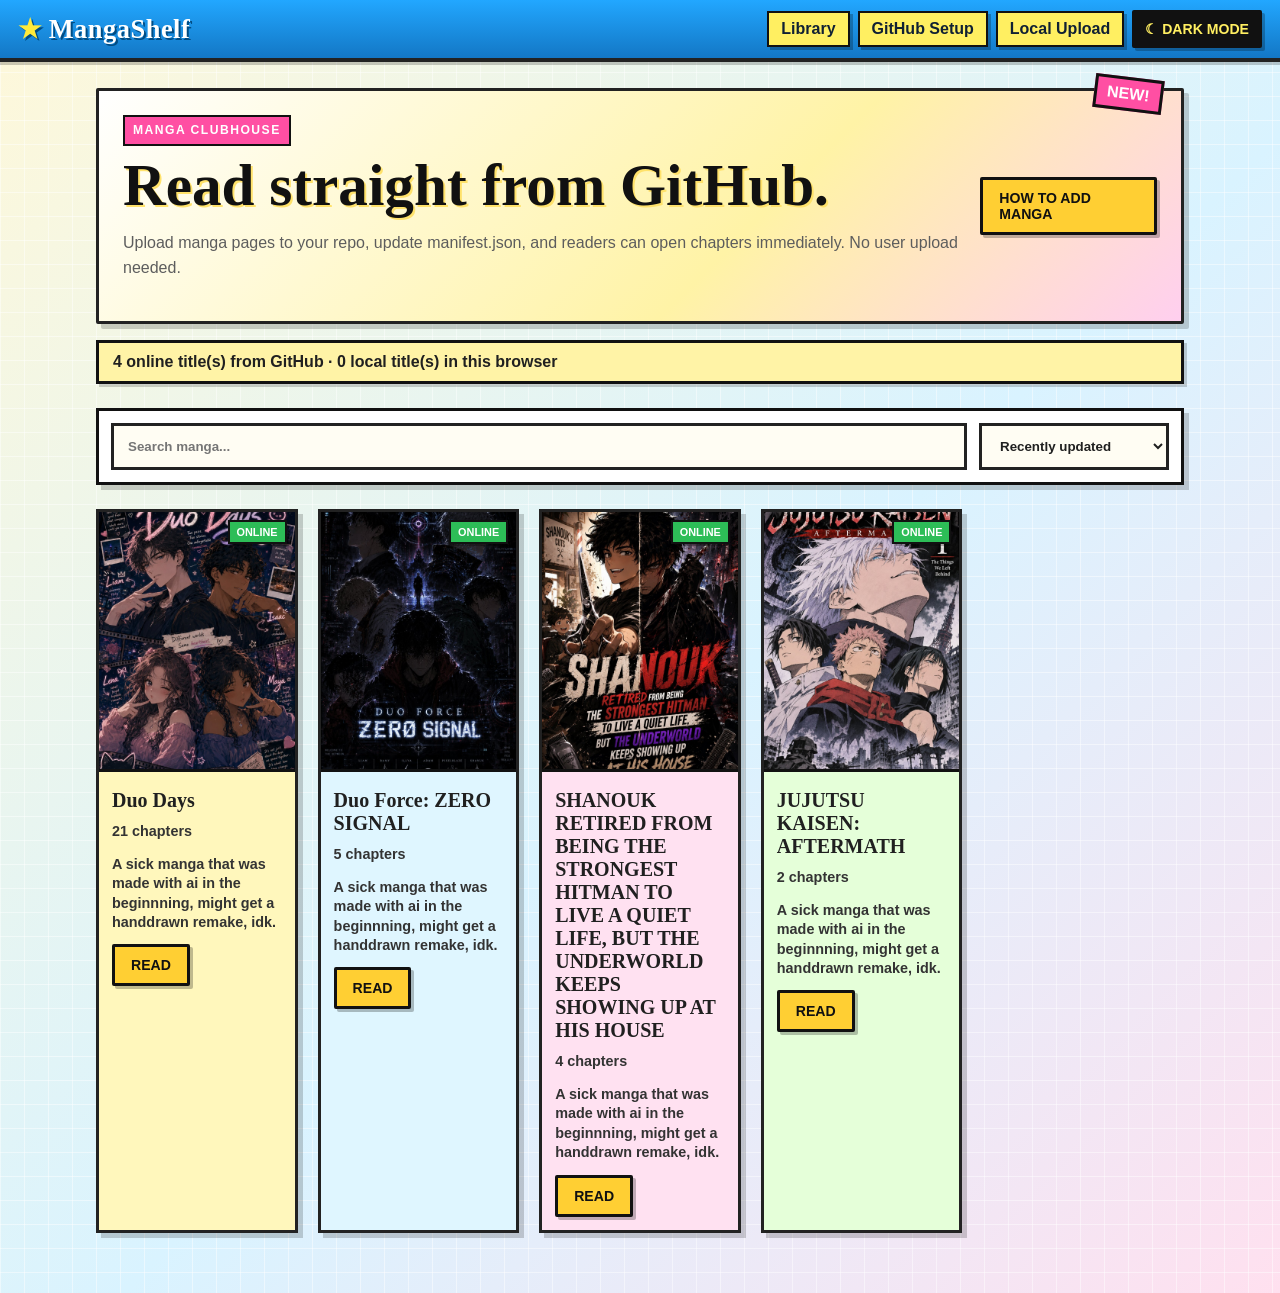
<file: index.html>
<!DOCTYPE html>
<html lang="en">
<head>
  <meta charset="UTF-8" />
  <meta name="viewport" content="width=device-width, initial-scale=1.0" />
  <title>MangaShelf - Library</title>
  <link rel="stylesheet" href="css/styles.css" />
  <script src="js/theme.js"></script>
</head>
<body>
  <header class="topbar">
    <a class="brand" href="index.html">MangaShelf</a>
    <nav>
      <a href="index.html">Library</a>
      <a href="setup.html">GitHub Setup</a>
      <a href="upload.html">Local Upload</a>
    <button class="mini theme-toggle" data-theme-toggle>☾ Dark Mode</button>
    </nav>
  </header>

  <main class="page">
    <section class="hero">
      <div>
        <p class="eyebrow">Manga clubhouse</p>
        <h1>Read straight from GitHub.</h1>
        <p>Upload manga pages to your repo, update manifest.json, and readers can open chapters immediately. No user upload needed.</p>
      </div>
      <a class="button primary" href="setup.html">How To Add Manga</a>
    </section>

    <div id="shelfNotice" class="notice">Loading shelf...</div>

    <section class="toolbar">
      <input id="searchInput" type="search" placeholder="Search manga..." />
      <select id="sortSelect">
        <option value="updated">Recently updated</option>
        <option value="az">A-Z</option>
        <option value="chapters">Most chapters</option>
      </select>
    </section>

    <section id="emptyState" class="empty hidden">
      <h2>Your shelf is empty.</h2>
      <p>No manga found. Add titles to manifest.json or use the local uploader for testing.</p>
      <a class="button" href="upload.html">Open uploader</a>
    </section>

    <section id="mangaGrid" class="grid"></section>
  </main>

  <script src="js/db.js"></script>
  <script src="js/content.js"></script>
  <script src="js/library.js"></script>
</body>
</html>
</file>
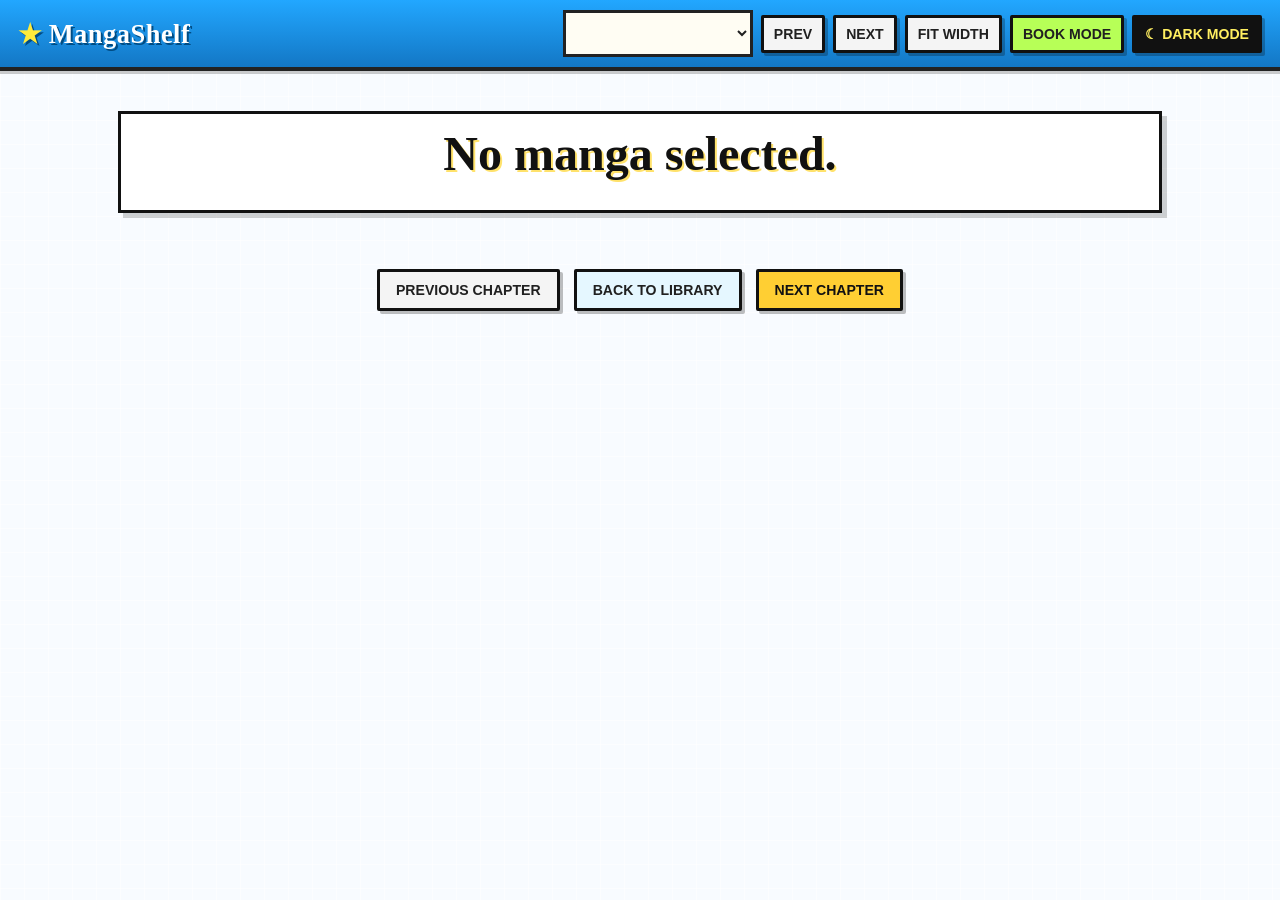
<file: reader.html>
<!DOCTYPE html>
<html lang="en">
<head>
  <meta charset="UTF-8" />
  <meta name="viewport" content="width=device-width, initial-scale=1.0" />
  <title>MangaShelf - Reader</title>
  <link rel="stylesheet" href="css/styles.css" />
  <script src="js/theme.js"></script>
</head>
<body class="reader-body">
  <header class="topbar readerbar">
    <a class="brand" href="index.html">MangaShelf</a>
    <nav>
      <select id="chapterSelect"></select>
      <button id="prevChapter" class="mini">Prev</button>
      <button id="nextChapter" class="mini">Next</button>
      <button id="toggleFit" class="mini">Fit Width</button>
      <button id="toggleReadMode" class="mini accent">Book Mode</button>
      <button class="mini theme-toggle" data-theme-toggle>☾ Dark Mode</button>
    </nav>
  </header>

  <main class="reader-page">
    <section class="reader-title">
      <h1 id="mangaTitle">Loading...</h1>
      <p id="chapterTitle"></p>
    </section>

    <section id="pages" class="pages fit-width"></section>

    <section class="reader-controls-bottom">
      <button id="bottomPrev" class="button">Previous Chapter</button>
      <a class="button ghost" href="index.html">Back to Library</a>
      <button id="bottomNext" class="button primary">Next Chapter</button>
    </section>
  </main>

  <script src="js/db.js"></script>
  <script src="js/content.js"></script>
  <script src="js/reader.js"></script>
</body>
</html>
</file>
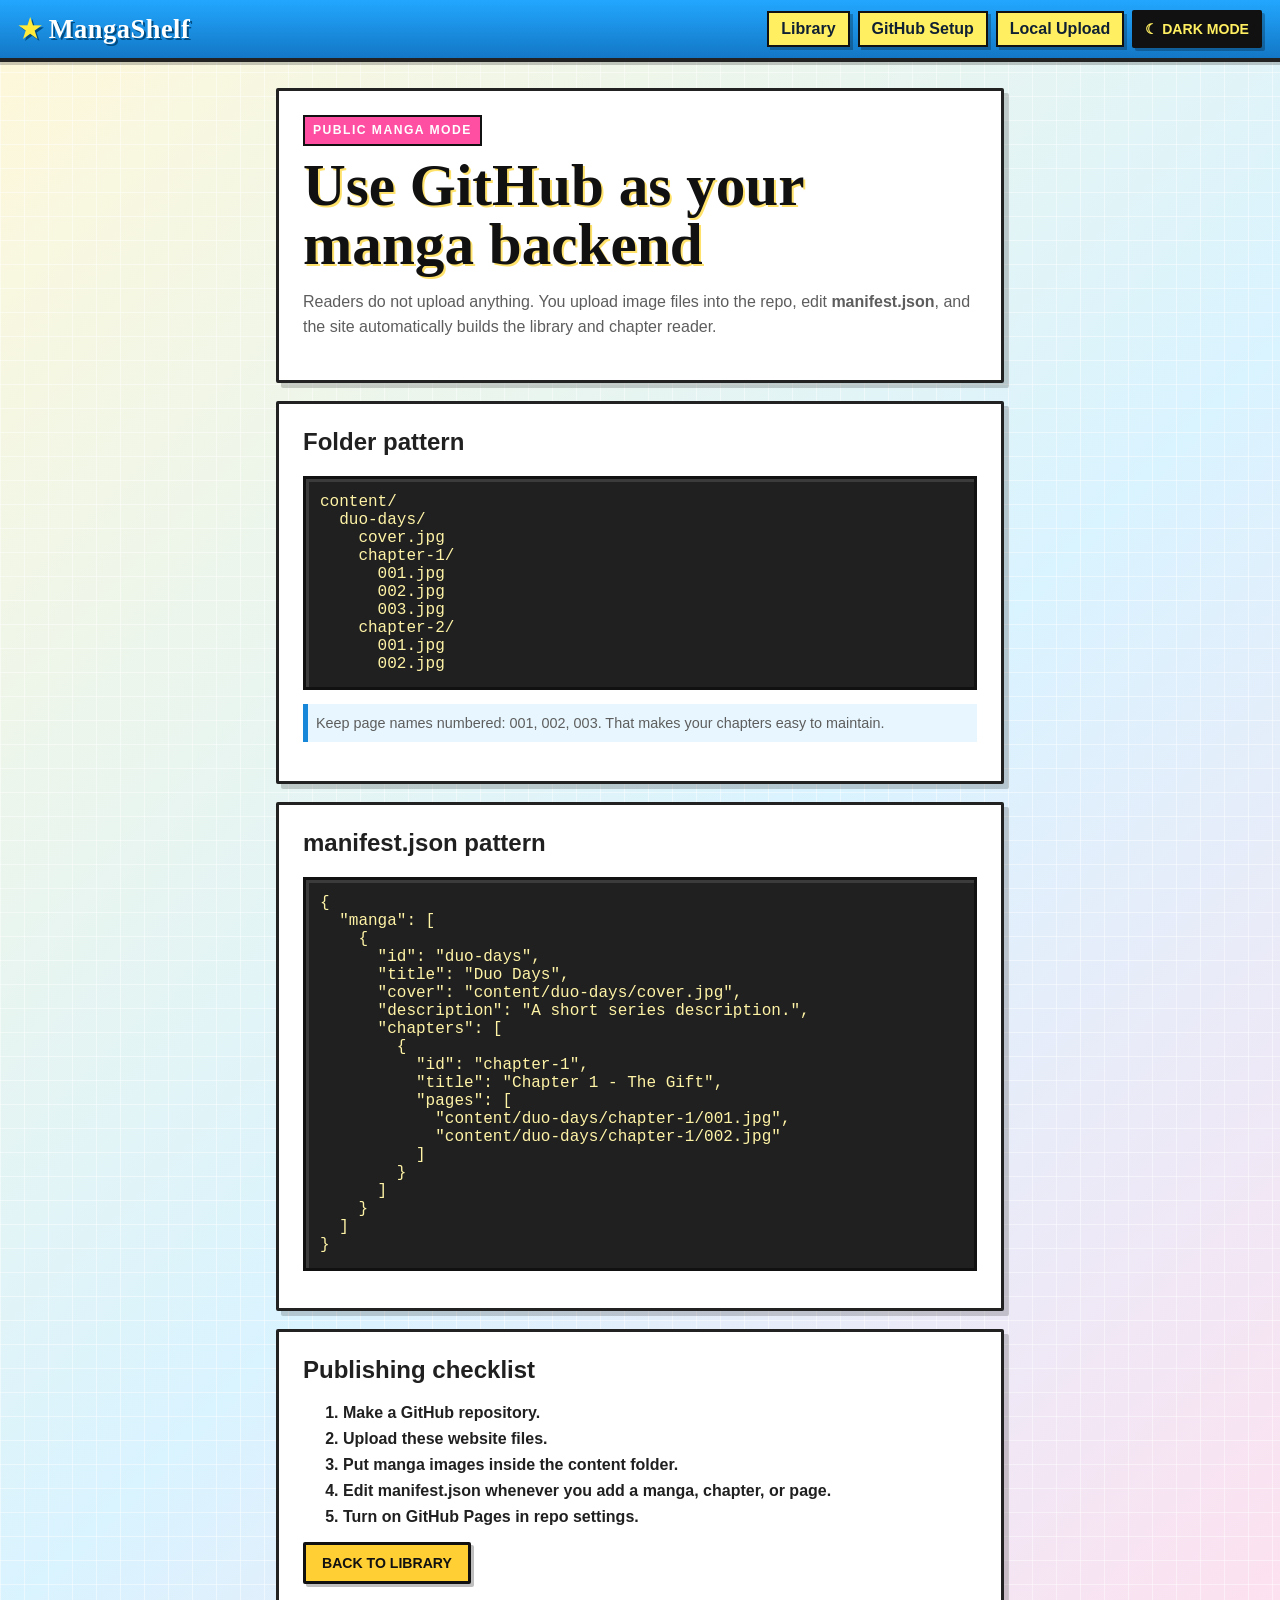
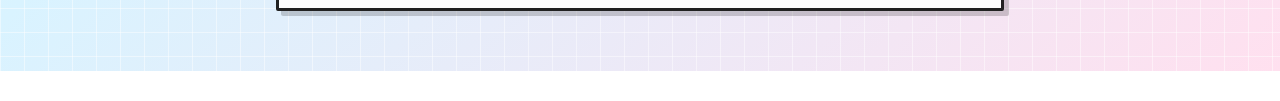
<file: setup.html>
<!DOCTYPE html>
<html lang="en">
<head>
  <meta charset="UTF-8" />
  <meta name="viewport" content="width=device-width, initial-scale=1.0" />
  <title>MangaShelf - GitHub Setup</title>
  <link rel="stylesheet" href="css/styles.css" />
  <script src="js/theme.js"></script>
</head>
<body>
  <header class="topbar">
    <a class="brand" href="index.html">MangaShelf</a>
    <nav>
      <a href="index.html">Library</a>
      <a href="setup.html">GitHub Setup</a>
      <a href="upload.html">Local Upload</a>
    <button class="mini theme-toggle" data-theme-toggle>☾ Dark Mode</button>
    </nav>
  </header>

  <main class="page narrow">
    <section class="panel">
      <p class="eyebrow">Public manga mode</p>
      <h1>Use GitHub as your manga backend</h1>
      <p class="muted">Readers do not upload anything. You upload image files into the repo, edit <strong>manifest.json</strong>, and the site automatically builds the library and chapter reader.</p>
    </section>

    <section class="panel step-box">
      <h2>Folder pattern</h2>
      <pre><code>content/
  duo-days/
    cover.jpg
    chapter-1/
      001.jpg
      002.jpg
      003.jpg
    chapter-2/
      001.jpg
      002.jpg</code></pre>
      <p class="hint">Keep page names numbered: 001, 002, 003. That makes your chapters easy to maintain.</p>
    </section>

    <section class="panel step-box">
      <h2>manifest.json pattern</h2>
      <pre><code>{
  "manga": [
    {
      "id": "duo-days",
      "title": "Duo Days",
      "cover": "content/duo-days/cover.jpg",
      "description": "A short series description.",
      "chapters": [
        {
          "id": "chapter-1",
          "title": "Chapter 1 - The Gift",
          "pages": [
            "content/duo-days/chapter-1/001.jpg",
            "content/duo-days/chapter-1/002.jpg"
          ]
        }
      ]
    }
  ]
}</code></pre>
    </section>

    <section class="panel step-box">
      <h2>Publishing checklist</h2>
      <ol class="checklist">
        <li>Make a GitHub repository.</li>
        <li>Upload these website files.</li>
        <li>Put manga images inside the <strong>content</strong> folder.</li>
        <li>Edit <strong>manifest.json</strong> whenever you add a manga, chapter, or page.</li>
        <li>Turn on GitHub Pages in repo settings.</li>
      </ol>
      <a class="button primary" href="index.html">Back to Library</a>
    </section>
  </main>
</body>
</html>
</file>
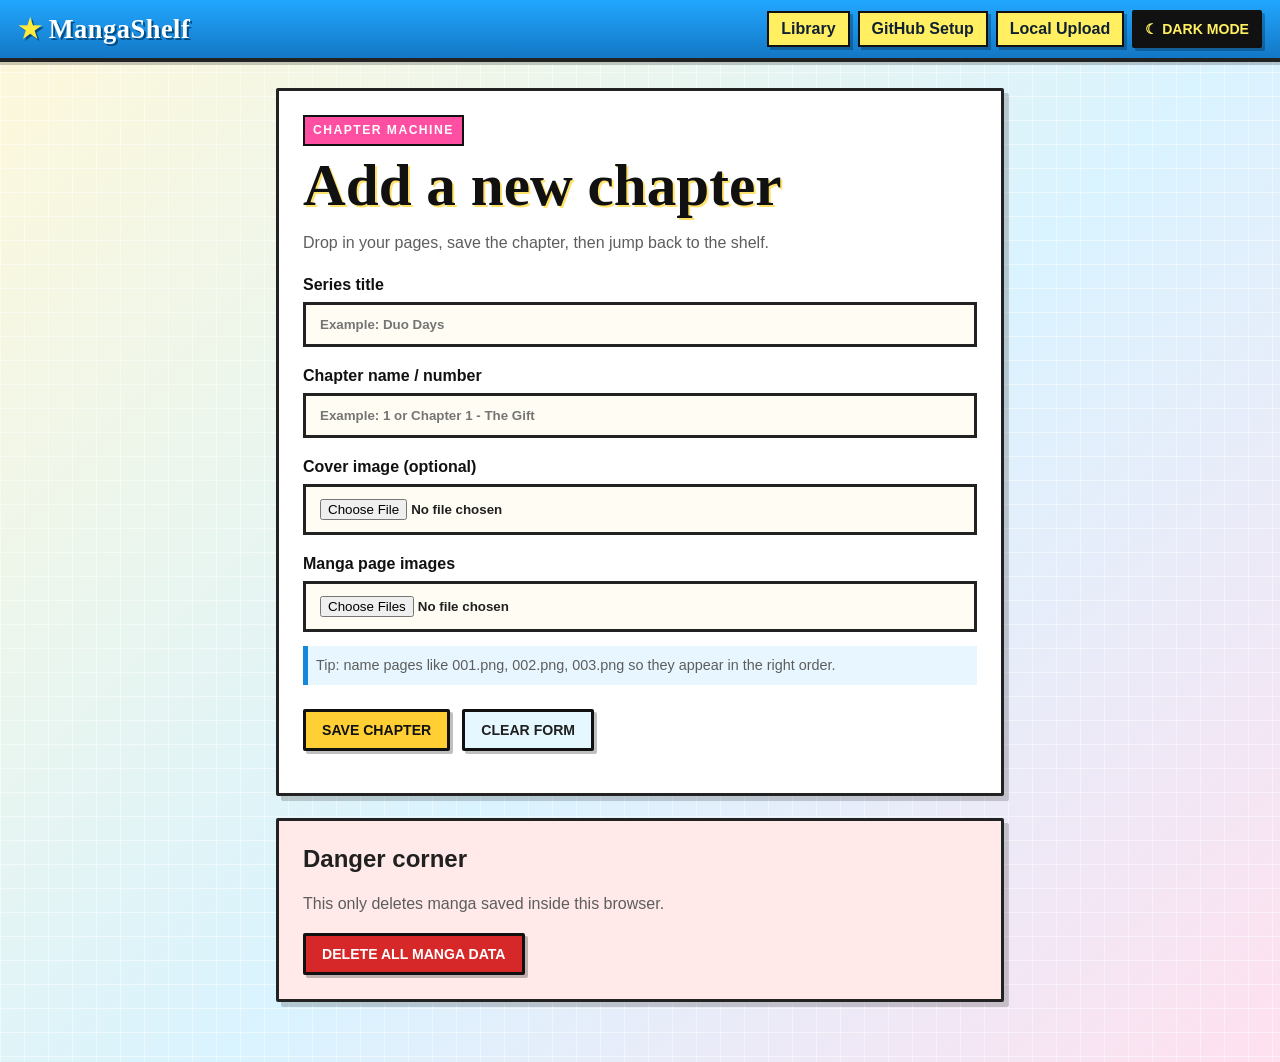
<file: upload.html>
<!DOCTYPE html>
<html lang="en">
<head>
  <meta charset="UTF-8" />
  <meta name="viewport" content="width=device-width, initial-scale=1.0" />
  <title>MangaShelf - Upload</title>
  <link rel="stylesheet" href="css/styles.css" />
  <script src="js/theme.js"></script>
</head>
<body>
  <header class="topbar">
    <a class="brand" href="index.html">MangaShelf</a>
    <nav>
      <a href="index.html">Library</a>
      <a href="setup.html">GitHub Setup</a>
      <a href="upload.html">Local Upload</a>
    <button class="mini theme-toggle" data-theme-toggle>☾ Dark Mode</button>
    </nav>
  </header>

  <main class="page narrow">
    <section class="panel">
      <p class="eyebrow">Chapter machine</p>
      <h1>Add a new chapter</h1>
      <p class="muted">Drop in your pages, save the chapter, then jump back to the shelf.</p>

      <label>Series title</label>
      <input id="mangaTitle" placeholder="Example: Duo Days" />

      <label>Chapter name / number</label>
      <input id="chapterName" placeholder="Example: 1 or Chapter 1 - The Gift" />

      <label>Cover image (optional)</label>
      <input id="coverInput" type="file" accept="image/*" />

      <label>Manga page images</label>
      <input id="pageInput" type="file" accept="image/*" multiple />
      <p class="hint">Tip: name pages like 001.png, 002.png, 003.png so they appear in the right order.</p>

      <div class="actions">
        <button id="uploadBtn" class="button primary">Save Chapter</button>
        <button id="clearFormBtn" class="button ghost">Clear Form</button>
      </div>

      <div id="status" class="status"></div>
    </section>

    <section class="panel danger-zone">
      <h2>Danger corner</h2>
      <p class="muted">This only deletes manga saved inside this browser.</p>
      <button id="wipeBtn" class="button danger">Delete All Manga Data</button>
    </section>
  </main>

  <script src="js/db.js"></script>
  <script src="js/upload.js"></script>
</body>
</html>
</file>
<file: css/styles.css>
:root {
  --bg: #fff8d9;
  --paper: #ffffff;
  --paper-2: #fff3a6;
  --text: #202020;
  --muted: #5d5d5d;
  --line: #222222;
  --blue: #1687d9;
  --blue-dark: #075f9c;
  --pink: #ff4fa3;
  --orange: #ff9d00;
  --green: #2dbd57;
  --danger: #d62828;
  --shadow: 5px 5px 0 rgba(0,0,0,.18);
}

* { box-sizing: border-box; }
body {
  margin: 0;
  font-family: Verdana, Geneva, Tahoma, Arial, sans-serif;
  background:
    linear-gradient(90deg, rgba(255,255,255,.45) 1px, transparent 1px),
    linear-gradient(rgba(255,255,255,.45) 1px, transparent 1px),
    linear-gradient(135deg, #fff8d9 0%, #d9f3ff 55%, #ffe0ef 100%);
  background-size: 24px 24px, 24px 24px, auto;
  color: var(--text);
}

a { color: inherit; text-decoration: none; }
.topbar {
  position: sticky;
  top: 0;
  z-index: 20;
  display: flex;
  justify-content: space-between;
  align-items: center;
  padding: 10px 18px;
  background: linear-gradient(#22a7ff, #1377c5);
  border-bottom: 4px solid var(--line);
  box-shadow: 0 3px 0 rgba(0,0,0,.2);
}
.brand {
  font-family: Georgia, "Times New Roman", serif;
  font-size: 1.65rem;
  font-weight: 900;
  color: #fff;
  text-shadow: 2px 2px 0 #004c83;
  letter-spacing: .02em;
}
.brand::before { content: "★ "; color: #ffeb3b; }
nav { display: flex; gap: 8px; align-items: center; }
nav a {
  color: #102033;
  background: #ffef61;
  border: 2px solid #111;
  padding: 7px 12px;
  font-weight: 900;
  box-shadow: 3px 3px 0 rgba(0,0,0,.25);
}
nav a:hover { background: #ff7ab8; color: #fff; }

.page { max-width: 1120px; margin: 0 auto; padding: 26px 16px 60px; }
.narrow { max-width: 760px; }
.hero, .panel {
  background: var(--paper);
  border: 3px solid var(--line);
  border-radius: 2px;
  padding: 24px;
  box-shadow: var(--shadow);
}
.hero {
  display: flex;
  align-items: center;
  justify-content: space-between;
  gap: 20px;
  background: linear-gradient(135deg, #ffffff 0%, #fff3a6 60%, #ffcfef 100%);
  position: relative;
}
.hero::after {
  content: "NEW!";
  position: absolute;
  right: 18px;
  top: -14px;
  background: #ff4fa3;
  color: #fff;
  border: 3px solid #111;
  padding: 5px 10px;
  font-weight: 900;
  transform: rotate(7deg);
}
h1 {
  margin: 0 0 10px;
  font-family: Georgia, "Times New Roman", serif;
  font-size: clamp(2rem, 5vw, 3.7rem);
  line-height: 1;
  color: #111;
  text-shadow: 2px 2px 0 #ffe26b;
}
h2 { margin-top: 0; }
p { color: var(--muted); line-height: 1.55; }
.eyebrow {
  display: inline-block;
  color: #fff;
  background: var(--pink);
  border: 2px solid #111;
  text-transform: uppercase;
  font-size: .76rem;
  font-weight: 900;
  letter-spacing: .12em;
  padding: 4px 8px;
  margin: 0 0 10px;
}
.muted, .hint { color: var(--muted); }
.hint { font-size: .9rem; background: #e8f7ff; border-left: 5px solid var(--blue); padding: 8px; }

.button, button {
  border: 3px solid #111;
  border-radius: 2px;
  padding: 10px 16px;
  background: #f4f4f4;
  color: var(--text);
  font-weight: 900;
  cursor: pointer;
  display: inline-flex;
  align-items: center;
  justify-content: center;
  box-shadow: 3px 3px 0 rgba(0,0,0,.25);
  text-transform: uppercase;
  font-size: .88rem;
}
.button:hover, button:hover { transform: translate(-1px, -1px); box-shadow: 4px 4px 0 rgba(0,0,0,.25); }
.button.primary { background: #ffcf33; color: #111; }
.button.primary:hover { background: #ff9d00; }
.button.ghost { background: #e5f7ff; }
.button.danger { background: var(--danger); color: #fff; }
.button:disabled, button:disabled { opacity: .5; cursor: not-allowed; transform: none; }
.mini { padding: 8px 10px; border-radius: 2px; }

.toolbar {
  display: flex;
  gap: 12px;
  margin: 24px 0;
  background: #ffffff;
  border: 3px solid #111;
  padding: 12px;
  box-shadow: var(--shadow);
}
input, select {
  width: 100%;
  background: #fffdf3;
  border: 3px solid var(--line);
  color: var(--text);
  border-radius: 0;
  padding: 12px 14px;
  outline: none;
  font-family: Verdana, Geneva, Tahoma, Arial, sans-serif;
  font-weight: 700;
}
input:focus, select:focus { background: #e8f7ff; border-color: var(--blue); }
select { width: auto; min-width: 190px; }
label { display: block; margin: 20px 0 8px; font-weight: 900; color: #111; }
.actions { display: flex; gap: 12px; margin-top: 24px; flex-wrap: wrap; }
.status { margin-top: 18px; color: var(--green); font-weight: 900; background: #fffdf3; }

.grid {
  display: grid;
  grid-template-columns: repeat(auto-fill, minmax(190px, 1fr));
  gap: 20px;
}
.card {
  background: #fff;
  border: 3px solid var(--line);
  border-radius: 0;
  overflow: hidden;
  box-shadow: var(--shadow);
  transition: transform .12s ease, background .12s ease;
}
.card:nth-child(4n+1) { background: #fff7bc; }
.card:nth-child(4n+2) { background: #dff6ff; }
.card:nth-child(4n+3) { background: #ffe1f1; }
.card:nth-child(4n+4) { background: #e5ffd9; }
.card:hover { transform: rotate(-1deg) translateY(-3px); background: #fff; }
.cover {
  width: 100%;
  aspect-ratio: 3 / 4;
  object-fit: cover;
  background:
    repeating-linear-gradient(45deg, #fff, #fff 10px, #e9e9e9 10px, #e9e9e9 20px);
  border-bottom: 3px solid #111;
}
.card-content { padding: 13px; }
.card h3 {
  margin: 0 0 8px;
  font-family: Georgia, "Times New Roman", serif;
  font-size: 1.25rem;
}
.card p { margin: 0 0 12px; font-size: .9rem; color: #333; font-weight: 700; }
.empty {
  text-align: center;
  padding: 50px 20px;
  background: #fff;
  border: 3px dashed #111;
  box-shadow: var(--shadow);
}
.hidden { display: none !important; }
.danger-zone { margin-top: 22px; background: #ffe9e9; }

.reader-body {
  background:
    linear-gradient(90deg, rgba(255,255,255,.55) 1px, transparent 1px),
    linear-gradient(rgba(255,255,255,.55) 1px, transparent 1px),
    #f8fbff;
  background-size: 24px 24px;
}
.readerbar nav { flex-wrap: wrap; justify-content: flex-end; }
.reader-page { max-width: 1080px; margin: 0 auto; padding: 18px; }
.reader-title {
  text-align: center;
  margin: 22px 0;
  background: #fff;
  border: 3px solid #111;
  box-shadow: var(--shadow);
  padding: 16px;
}
.reader-title h1 { font-size: clamp(1.8rem, 4vw, 3rem); }
.pages { display: flex; flex-direction: column; align-items: center; gap: 14px; }
.pages img {
  display: block;
  background: #fff;
  border: 3px solid #111;
  border-radius: 0;
  box-shadow: 5px 5px 0 rgba(0,0,0,.2);
}
.pages.fit-width img { width: min(100%, 980px); height: auto; }
.pages.original img { max-width: none; }
.reader-controls-bottom {
  display: flex;
  justify-content: center;
  gap: 14px;
  margin: 34px 0 60px;
  flex-wrap: wrap;
}

@media (max-width: 720px) {
  .hero { align-items: flex-start; flex-direction: column; }
  .hero::after { right: 10px; }
  .toolbar { flex-direction: column; }
  select { width: 100%; }
  .topbar { align-items: flex-start; gap: 12px; flex-direction: column; }
  .readerbar nav { width: 100%; }
}

.notice {
  margin: 16px 0;
  padding: 10px 14px;
  background: #fff3a6;
  border: 3px solid #111;
  box-shadow: 3px 3px 0 rgba(0,0,0,.18);
  font-weight: 900;
}
.card { position: relative; overflow: hidden; }
.source-tag {
  position: absolute;
  top: 8px;
  right: 8px;
  z-index: 2;
  border: 2px solid #111;
  padding: 4px 7px;
  font-size: .68rem;
  font-weight: 900;
  box-shadow: 2px 2px 0 rgba(0,0,0,.25);
}
.source-tag.online { background: #2dbd57; color: #fff; }
.source-tag.local { background: #ff9d00; color: #111; }
.tiny-desc {
  font-size: .8rem;
  line-height: 1.35;
  color: #444;
}
pre {
  overflow: auto;
  background: #202020;
  color: #fff3a6;
  border: 3px solid #111;
  padding: 14px;
  box-shadow: inset 3px 3px 0 rgba(255,255,255,.12);
}
code { font-family: Consolas, Monaco, monospace; }
.step-box { margin-top: 18px; }
.checklist li { margin: 8px 0; font-weight: 700; }

/* --- Reader modes + 2015-style theme switcher --- */
.theme-toggle {
  background: #111;
  color: #ffef61;
  min-width: 122px;
}
.theme-toggle:hover { background: #ff4fa3; color: #fff; }
.mini.accent { background: #b7ff57; }

.book-pages {
  min-height: 72vh;
  justify-content: center;
}
.book-shell {
  width: min(100%, 1120px);
  background: #fff3a6;
  border: 3px solid #111;
  box-shadow: 6px 6px 0 rgba(0,0,0,.22);
  padding: 12px;
}
.spread-toolbar {
  display: flex;
  align-items: center;
  justify-content: space-between;
  gap: 12px;
  margin-bottom: 12px;
  background: #fff;
  border: 3px solid #111;
  padding: 8px;
  color: #111;
}
.spread {
  display: grid;
  grid-template-columns: repeat(2, minmax(0, 1fr));
  gap: 10px;
  align-items: center;
  background:
    linear-gradient(90deg, rgba(0,0,0,.12) 0 2px, transparent 2px 50%, rgba(0,0,0,.12) 50% calc(50% + 2px), transparent calc(50% + 2px)),
    #ececec;
  border: 3px solid #111;
  padding: 12px;
}
.page-slot {
  min-height: 200px;
  display: flex;
  align-items: center;
  justify-content: center;
  background: #fdfdfd;
  border: 2px solid #111;
}
.book-pages .page-slot img {
  width: 100%;
  max-height: 78vh;
  object-fit: contain;
  border: 0;
  box-shadow: none;
}
.book-pages.original .page-slot img {
  width: auto;
  max-width: 100%;
}

[data-theme="dark"] {
  --bg: #151923;
  --paper: #242b39;
  --paper-2: #31394b;
  --text: #f4f6ff;
  --muted: #c1c7d7;
  --line: #05070c;
  --blue: #5eb7ff;
  --blue-dark: #0e426b;
  --pink: #ff6eb6;
  --orange: #ffb13d;
  --green: #75df83;
  --danger: #ff6060;
  --shadow: 5px 5px 0 rgba(0,0,0,.45);
}

[data-theme="dark"] body {
  background:
    linear-gradient(90deg, rgba(255,255,255,.045) 1px, transparent 1px),
    linear-gradient(rgba(255,255,255,.045) 1px, transparent 1px),
    linear-gradient(135deg, #111620 0%, #17304a 55%, #351b31 100%);
  background-size: 24px 24px, 24px 24px, auto;
  color: var(--text);
}
[data-theme="dark"] .reader-body {
  background:
    linear-gradient(90deg, rgba(255,255,255,.045) 1px, transparent 1px),
    linear-gradient(rgba(255,255,255,.045) 1px, transparent 1px),
    #131926;
  background-size: 24px 24px;
}
[data-theme="dark"] .topbar {
  background: linear-gradient(#165786, #102c4a);
  border-bottom-color: #000;
}
[data-theme="dark"] .brand { color: #fff7a8; text-shadow: 2px 2px 0 #000; }
[data-theme="dark"] nav a,
[data-theme="dark"] .button,
[data-theme="dark"] button {
  border-color: #05070c;
  color: #f4f6ff;
  background: #30384a;
  box-shadow: 3px 3px 0 rgba(0,0,0,.5);
}
[data-theme="dark"] nav a { background: #fff06a; color: #111; }
[data-theme="dark"] nav a:hover { background: #ff6eb6; color: #fff; }
[data-theme="dark"] .button.primary { background: #ffb13d; color: #101010; }
[data-theme="dark"] .button.ghost { background: #203d58; color: #e7f6ff; }
[data-theme="dark"] .mini.accent { background: #41682a; color: #f2ffe9; }
[data-theme="dark"] .theme-toggle { background: #fff06a; color: #111; }
[data-theme="dark"] .hero,
[data-theme="dark"] .panel,
[data-theme="dark"] .toolbar,
[data-theme="dark"] .reader-title,
[data-theme="dark"] .empty {
  background: #242b39;
  border-color: #05070c;
  color: var(--text);
}
[data-theme="dark"] .hero {
  background: linear-gradient(135deg, #242b39 0%, #314660 60%, #4c2945 100%);
}
[data-theme="dark"] h1,
[data-theme="dark"] h2,
[data-theme="dark"] label,
[data-theme="dark"] .card h3 { color: #fff7a8; text-shadow: 2px 2px 0 #000; }
[data-theme="dark"] p,
[data-theme="dark"] .muted,
[data-theme="dark"] .hint { color: var(--muted); }
[data-theme="dark"] .hint { background: #18283b; border-left-color: #5eb7ff; }
[data-theme="dark"] input,
[data-theme="dark"] select {
  background: #151923;
  color: #f4f6ff;
  border-color: #05070c;
}
[data-theme="dark"] input:focus,
[data-theme="dark"] select:focus { background: #1f3045; border-color: #5eb7ff; }
[data-theme="dark"] .card,
[data-theme="dark"] .card:nth-child(4n+1),
[data-theme="dark"] .card:nth-child(4n+2),
[data-theme="dark"] .card:nth-child(4n+3),
[data-theme="dark"] .card:nth-child(4n+4) { background: #242b39; color: var(--text); }
[data-theme="dark"] .card p { color: #d7dced; }
[data-theme="dark"] .cover,
[data-theme="dark"] .pages img { background: #151923; border-color: #05070c; }
[data-theme="dark"] .notice,
[data-theme="dark"] .status { background: #31394b; color: #fff7a8; border-color: #05070c; }
[data-theme="dark"] .danger-zone { background: #3a1d24; }
[data-theme="dark"] .book-shell { background: #31394b; border-color: #05070c; }
[data-theme="dark"] .spread-toolbar { background: #151923; color: #f4f6ff; border-color: #05070c; }
[data-theme="dark"] .spread {
  background:
    linear-gradient(90deg, rgba(255,255,255,.12) 0 2px, transparent 2px 50%, rgba(255,255,255,.12) 50% calc(50% + 2px), transparent calc(50% + 2px)),
    #111620;
  border-color: #05070c;
}
[data-theme="dark"] .page-slot { background: #202635; border-color: #05070c; }

@media (max-width: 820px) {
  .spread { grid-template-columns: 1fr; }
  .book-pages .page-slot img { max-height: none; }
}
</file>
